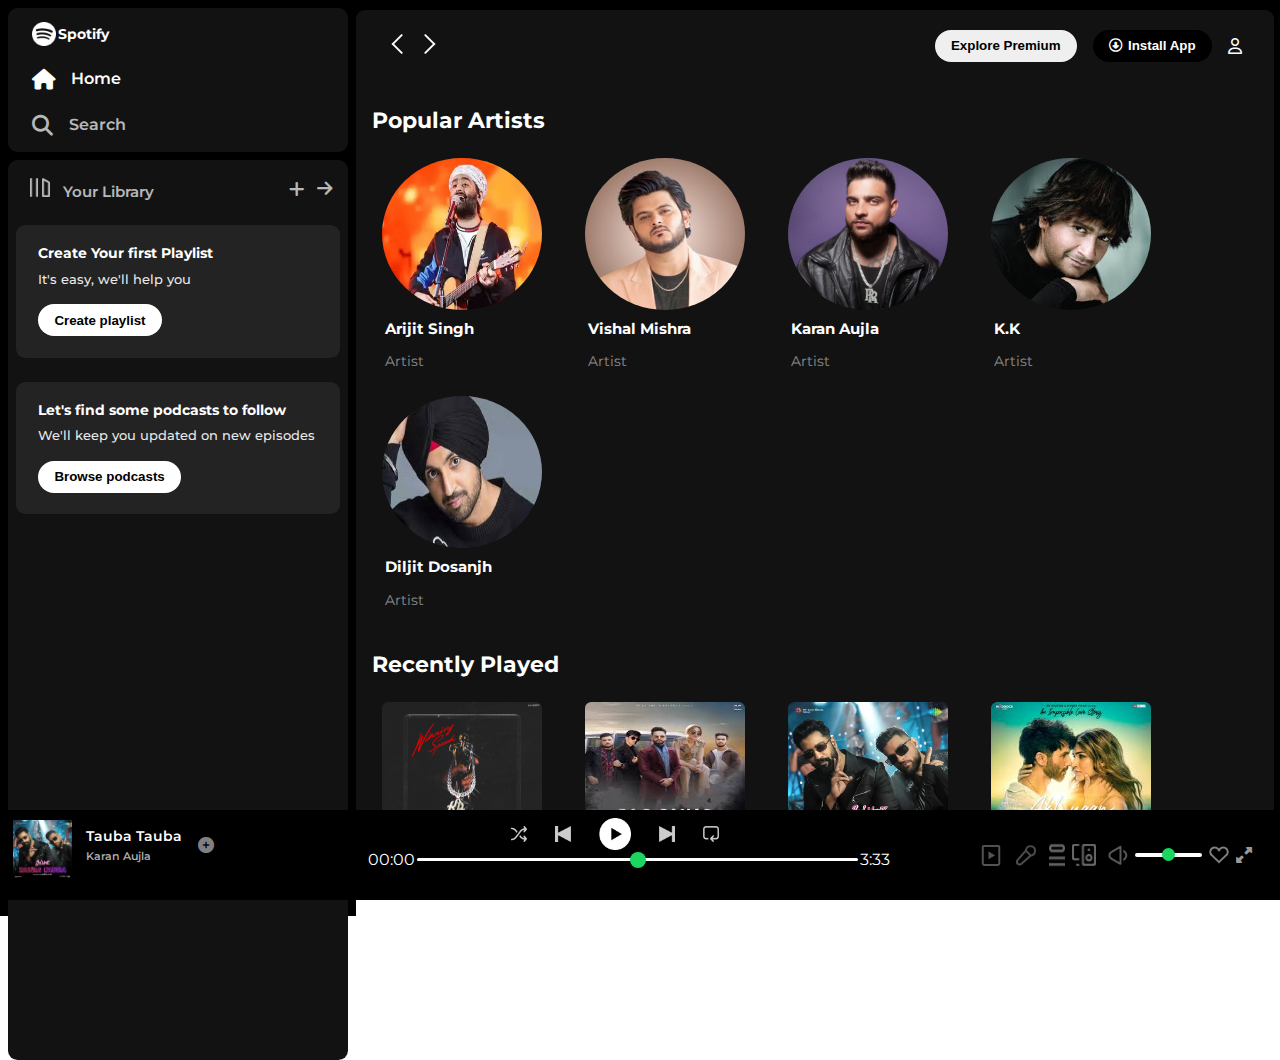
<file: index.html>
<!DOCTYPE html>
<html lang="en">

<head>
    <meta charset="UTF-8">
    <meta name="viewport" content="width=device-width, initial-scale=1.0">
    <title>Spotify-Web Player: Music for everyone</title>
    <link rel="stylesheet" href="https://cdnjs.cloudflare.com/ajax/libs/font-awesome/6.5.2/css/all.min.css">
    <link rel="preconnect" href="https://fonts.googleapis.com">
    <link rel="preconnect" href="https://fonts.gstatic.com" crossorigin>
    <link href="https://fonts.googleapis.com/css2?family=Montserrat:ital,wght@0,100..900;1,100..900&display=swap"
        rel="stylesheet">
    <link rel="shortcut icon" href="./IMAGES/logo.png" type="image/x-icon">
    <link rel="stylesheet" href="style.css">
</head>

<body>
    <div class="main">
        <div class="sidebar">
            <div class="first_box">
                <div class="name">
                    <a href="index.html"><img src="./IMAGES/spotify logo.webp" alt="Failed to load"></a>
                    <a href="index.html"><h1>Spotify</h1></a>
                </div>
                <div class="home" style="opacity: 1;">
                    <i class="fa-solid fa-house "></i>
                    <a href="index.html">Home</a>
                </div>
                <div class="home">

                    <i class="fa-solid fa-magnifying-glass"></i>
                    <a href="index2.html">Search</a>

                    </a>
                </div>

            </div>
            <div class="second_box">
                <div class="library">
                    <div class="lib-icon">
                        <img src="./IMAGES/library_icon.png" alt="Failed to Load">
                        <a href="#">Your Library</a>
                    </div>
                    <div class="icons">
                        <i class="fa-solid fa-plus"></i>
                        <i class="fa-solid fa-arrow-right"></i>
                    </div>
                </div>
                <div class="box1">
                    <p class="p1">Create Your first Playlist</p>
                    <p class="p2">It's easy, we'll help you</p>
                    <button>Create playlist</button>
                </div>
                <div class="box1">
                    <p class="p1">Let's find some podcasts to follow</p>
                    <p class="p2">We'll keep you updated on new episodes</p>
                    <button>Browse podcasts</button>
                </div>
            </div>
        </div>


        <div class="content">
            <div class="sticky_nav">
                <div class="sticky_nav_icons">
                    <img src="./IMAGES/backward_icon.png" alt="">
                    <img src="./IMAGES/forward_icon.png" alt="">
                </div>
                

                <div class="sticky_nav_buttons">
                    <button>Explore Premium</button>
                    <button class="dark">
                        <i class="fa-regular fa-circle-down"></i>Install App</button>
                    <i class="fa-regular fa-user user"></i>
                </div>
            </div>
            <div>
                <h2 class="title">Popular Artists</h2>
                <div class="card_container">
                    <div class="card">
                        <img src="./IMAGES/arijit singh.webp" alt="">
                        <p class="p1 p3">Arijit Singh</p>
                        <p class="p1 p4">Artist</p>
                    </div>
                    <div class="card">
                        <img src="./IMAGES/vishal mishra1.jpeg" alt="">
                        <p class="p1 p3">Vishal Mishra</p>
                        <p class="p1 p4">Artist</p>
                    </div>
                    <div class="card">
                        <img src="./IMAGES/karanaujila.jpg" alt="">
                        <p class="p1 p3">Karan Aujla</p>
                        <p class="p1 p4">Artist</p>
                    </div>
                    <div class="card">
                        <img src="./IMAGES/kk.jpeg" alt="">
                        <p class="p1 p3">K.K</p>
                        <p class="p1 p4">Artist</p>
                    </div>
                    <div class="card">
                        <img src="./IMAGES/diljit 2.jpeg" alt="">
                        <p class="p1 p3">Diljit Dosanjh</p>
                        <p class="p1 p4">Artist</p>
                    </div>


                </div>
            </div>
            <div>

                <h2 class="title">Recently Played</h2>
                <div class="card_container card-container2">
                    <div class="card">
                        <img src="./IMAGES/winning speech.jpeg" alt="">
                        <p class="p1 p3">Winning Speech</p>
                        <p class="p1 p4">Karan Aujla, Mxrci</p>
                    </div>
                    <div class="card">
                        <img src="./IMAGES/raosahab rollin.jpeg" alt="">
                        <p class="p1 p3">RaoSahab Rollin</p>
                        <p class="p1 p4">Vkey, Elvish Yadav</p>
                    </div>
                    <div class="card">
                        <img src="./IMAGES/tauba-tauba.webp" alt="">
                        <p class="p1 p3">Tauba Tauba</p>
                        <p class="p1 p4">Karan Aujla</p>
                    </div>
                    <div class="card">
                        <img src="./IMAGES/akhiyan gulaab.jpeg" alt="">
                        <p class="p1 p3">Akhiyaan Gulaab</p>
                        <p class="p1 p4">Mitraz</p>
                    </div>
                    <div class="card">
                        <img src="./IMAGES/nothing lasts.jpeg" alt="">
                        <p class="p1 p3">Nothing Lasts</p>
                        <p class="p1 p4">Karan Aujla, Divine</p>
                    </div>

                </div>
            </div>

            <div>
                <h2 class="title">Featured Charts</h2>
                <div class="card_container card-container2">
                    <div class="card">
                        <img src="./IMAGES/logo3.jpg" alt="">
                        <p class="p1 p3">Top Songs- USA</p>
                        <p class="p1 p4">Your weekly update of the most played...</p>
                    </div>
                    <div class="card">
                        <img src="./IMAGES/logo1.jpg" alt="">
                        <p class="p1 p3">Top Songs - USA</p>
                        <p class="p1 p4">Your weekly update of the most played...</p>
                    </div>
                    <div class="card">
                        <img src="./IMAGES/logo2.jpg" alt="">
                        <p class="p1 p3">Top 50 - Global</p>
                        <p class="p1 p4">Your daily update of the most played...</p>
                    </div>
                    <div class="card">
                        <img src="./IMAGES/LOGO5.jpg" alt="">
                        <p class="p1 p3">Top 50 - India</p>
                        <p class="p1 p4">Your weekly update of the most played...</p>
                    </div>
                    <div class="card">
                        <img src="./IMAGES/LOGO4.jpg" alt="">
                        <p class="p1 p3">Viral 50 - Global</p>
                        <p class="p1 p4">Your daily update of the most viral track...</p>
                    </div>

                </div>
            </div>
            <div>

                <h2 class="title">Trending Near You</h2>
                <div class="card_container card-container2">
                    <div class="card">
                        <img src="./IMAGES/winning speech.jpeg" alt="">
                        <p class="p1 p3">Winning Speech</p>
                        <p class="p1 p4">Karan Aujla, Mxrci</p>
                    </div>
                    <div class="card">
                        <img src="./IMAGES/taras.jpeg" alt="">
                        <p class="p1 p3">Taras</p>
                        <p class="p1 p4">Jasmine Sandlas</p>
                    </div>
                    <div class="card">
                        <img src="./IMAGES/khutti.jpeg" alt="">
                        <p class="p1 p3">Khutti</p>
                        <p class="p1 p4">Diljit Dosanjh</p>
                    </div>
                    <div class="card">
                        <img src="./IMAGES/illegal hathiyar.jpeg" alt="">
                        <p class="p1 p3">Illegal Hathiyar</p>
                        <p class="p1 p4">Elvish Yadav</p>
                    </div>
                    <div class="card">
                        <img src="./IMAGES/nothing lasts.jpeg" alt="">
                        <p class="p1 p3">Nothing Lasts</p>
                        <p class="p1 p4">Karan Aujla, Divine</p>
                    </div>

                </div>
            </div>
            <div>
                <div class="footer">
                    <div class="useful_links">
                        <div class="company">


                            <ul>
                                <p>Company</p>

                                <a href="#">About</a>
                                <a href="#">Jobs</a>
                                <a href="#">For the Record</a>

                            </ul>
                        </div>

                        <div class="company">


                            <ul>
                                <p>Communities</p>

                                <a href="#">For Artists</a>
                                <a href="#">Developers</a>
                                <a href="#">Advertising</a>
                                <a href="#">Inverstors</a>
                                <a href="#">Vendors</a>

                            </ul>
                        </div>

                        <div class="company">


                            <ul>
                                <p>Useful Links</p>

                                <a href="#">Support</a>
                                <a href="#">Free Mobile App</a>


                            </ul>
                        </div>
                        <div class="company">


                            <ul>
                                <p>Spotify Plans</p>

                                <a href="#">Premium Individual</a>
                                <a href="#">Premium Duo</a>
                                <a href="#">Premium Family</a>
                                <a href="#">Premium Student</a>
                                <a href="#">Spotify Free</a>

                            </ul>
                        </div>
                    </div>

                    <div class="social_media">
                        <i class="fa-brands fa-instagram"></i>
                        <i class="fa-brands fa-x-twitter"></i>
                        <i class="fa-brands fa-facebook"></i>
                    </div>
                </div>

                <div class="end">
                    <div class="line"></div>
                </div>

                <div class="last_line">
                    <p>&copy; 2024 Spotify AB</p>
                </div>

            </div>
        </div>

        <div class="player">
            <div class="song">
                <div class="song_img">
                    <img src="./IMAGES/tauba-tauba.webp" alt="">
                </div>
                <div class="song_info">
                    <p class="song_name">Tauba Tauba</p>
                    <p class="desc">Karan Aujla</p>
                </div>
                <div class="plus">
                    <i class="fa-solid fa-circle-plus"></i>
                </div>
            </div>

            <div class="playback">
                <div class="player_icons">
                    <img src="./IMAGES/player_icon1.png" alt="">
                    <img src="./IMAGES/player_icon2.png" alt="">
                    <img src="./IMAGES/player_icon3.png" alt=""
                    style="height: 2rem; width: 2rem; opacity: 1;">
                    <img src="./IMAGES/player_icon4.png" alt="">
                    <img src="./IMAGES/player_icon5.png" alt="">
    </div>
                <div class="playback_bar">
                    <span class="curr-time">00:00</span>
                    <input type="range"  min="0" max="100" step="1" class="progress-bar">
                    <span class="tot-time">3:33</span>
                </div>
            </div>
            <div class="controls">
                <img src="./IMAGES/controls_icon1.png" class="extra_icons1" alt="">
                <img src="./IMAGES/controld_icon2.png" class="extra_icons2" alt="">
                <img src="./IMAGES/controls_icon3.png" class="extra_icons3" alt="" style="opacity: 0.4;">
                <img src="./IMAGES/controls_icon4.png" class="extra_icons4" alt="" style="opacity: 0.4;">
                <img src="./IMAGES/controls_icon5.png" class="extra_icons5" alt="">
                <input type="range" min="0" max="100" step="1">
                <img src="./IMAGES/album_icon1.png"  class="extra_icons6" alt="">
                <i class="fa-solid fa-up-right-and-down-left-from-center"></i>
            </div>

        </div>
    </div>
</body>

</html>
</file>
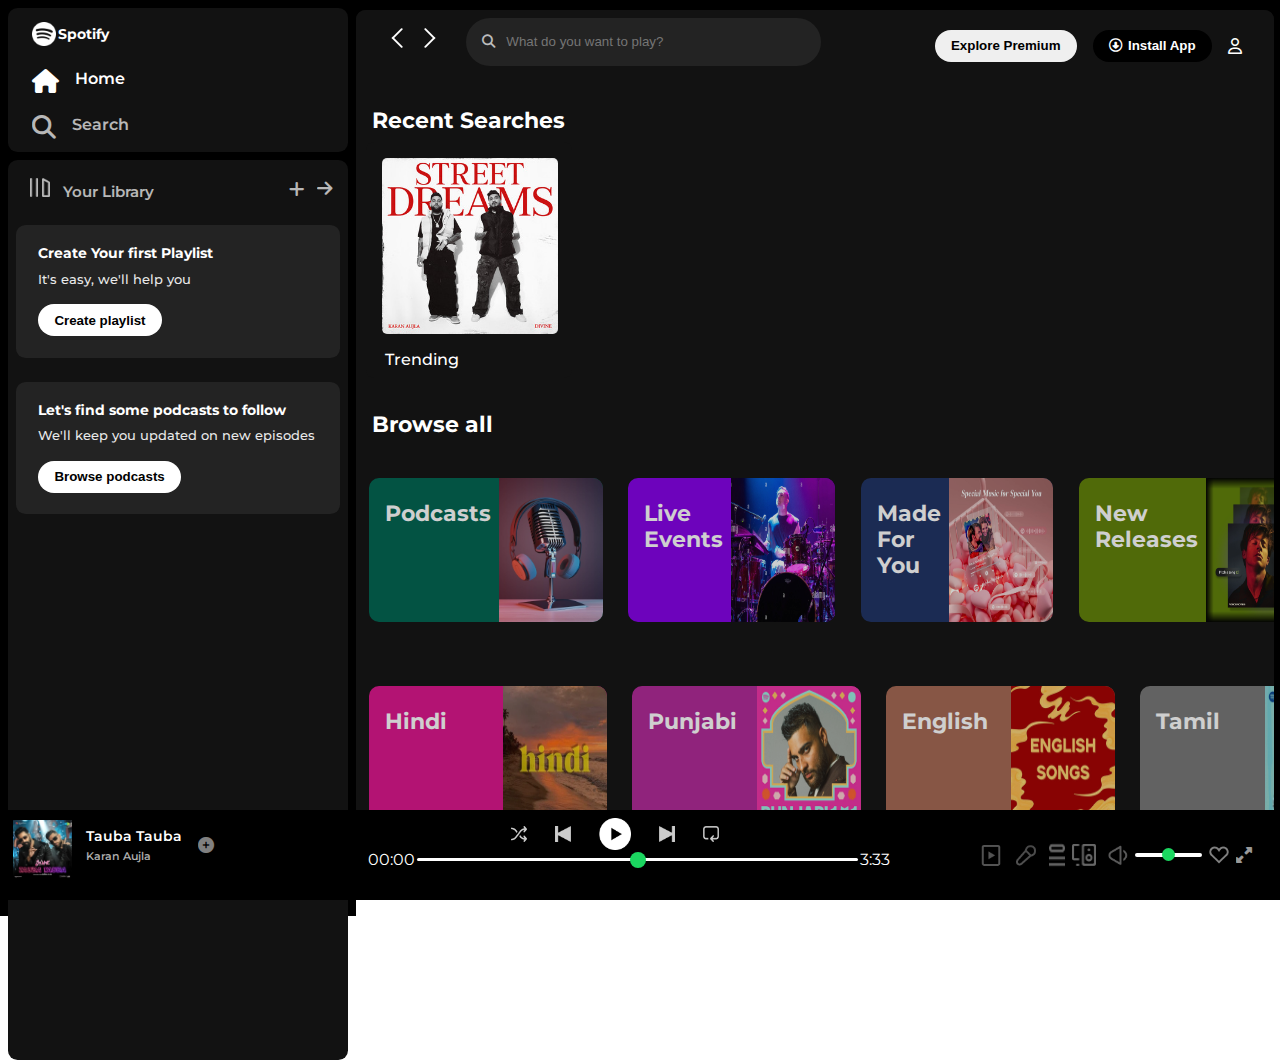
<file: index2.html>
<!DOCTYPE html>
<html lang="en">

<head>
    <meta charset="UTF-8">
    <meta name="viewport" content="width=device-width, initial-scale=1.0">
    <link rel="stylesheet" href="https://cdnjs.cloudflare.com/ajax/libs/font-awesome/6.5.2/css/all.min.css">
    <link rel="preconnect" href="https://fonts.googleapis.com">
    <link rel="preconnect" href="https://fonts.gstatic.com" crossorigin>
    <link href="https://fonts.googleapis.com/css2?family=Montserrat:ital,wght@0,100..900;1,100..900&display=swap"
        rel="stylesheet">
    <link rel="shortcut icon" href="./IMAGES/logo.png" type="image/x-icon">
    <link rel="stylesheet" href="style2.css">
    <title>Spotify- Search</title>
</head>

<body>
    <div class="main">
        <div class="sidebar">
            <div class="first_box">
                <div class="name">
                    <a href="index.html"><img src="./IMAGES/spotify logo.webp" alt="Failed to load"></a>
                    <a href="index.html">
                        <h1>Spotify</h1>
                    </a>
                </div>
                <div class="home" style="opacity: 1;">
                    <i class="fa-solid fa-house "></i>
                    <a href="index.html">Home</a>
                </div>
                <div class="home">

                    <i class="fa-solid fa-magnifying-glass"></i>
                    <a href="#">Search</a>

                    </a>
                </div>

            </div>
            <div class="second_box">
                <div class="library">
                    <div class="lib-icon">
                        <img src="./IMAGES/library_icon.png" alt="Failed to Load">
                        <a href="#">Your Library</a>
                    </div>
                    <div class="icons">
                        <i class="fa-solid fa-plus"></i>
                        <i class="fa-solid fa-arrow-right"></i>
                    </div>
                </div>
                <div class="box1">
                    <p class="p1">Create Your first Playlist</p>
                    <p class="p2">It's easy, we'll help you</p>
                    <button>Create playlist</button>
                </div>
                <div class="box1">
                    <p class="p1">Let's find some podcasts to follow</p>
                    <p class="p2">We'll keep you updated on new episodes</p>
                    <button>Browse podcasts</button>
                </div>
            </div>
        </div>

        <div class="content">
            <div class="sticky_nav">
                <div class="mysearch">
                    <div class="sticky_nav_icons">
                        <img src="./IMAGES/backward_icon.png" alt="">
                        <img src="./IMAGES/forward_icon.png" alt="">
                    </div>
                    <div class="search_song">

                        <button><i class="fa-solid fa-magnifying-glass"></i> </button><input type="search"
                            placeholder=" What do you want to play?">
                    </div>
                </div>

                <div class="sticky_nav_buttons">
                    <button>Explore Premium</button>
                    <button class="dark">
                        <i class="fa-regular fa-circle-down"></i>Install App</button>
                    <i class="fa-regular fa-user user"></i>
                </div>
            </div>

            <div>
                <h3 class="title">Recent Searches</h3>
                <div class="card_container">
                    <div class="card">
                        <img src="./IMAGES/nothing lasts.jpeg" alt="">
                        <p>Trending</p>
                    </div>
                </div>

            </div>
            <div class="browse">
                <h3 class="title">Browse all</h3>
                <div class="all_cards">
                    <div class="browse_card podcast" style="background-color:#006450 ; ">
                        <p class="cards_text">Podcasts</p><img src="./IMAGES/podcasts.jpg" alt="">

                    </div>
                    <div class="browse_card podcast" style="background-color:#8400e7 ; ">
                        <p class="cards_text">Live Events</p><img src="./IMAGES/live events.jpg" alt="">
                        
                    </div>
                    <div class="browse_card podcast" style="background-color:#1e3264 ; ">
                        <p class="cards_text">Made For You</p>
                        <img src="./IMAGES/made for you.jpg" alt="">
                        
                    </div>
                    <div class="browse_card podcast" style="background-color:#608108 ; ">
                        <p class="cards_text">New Releases</p>
                        <img src="./IMAGES/new releases.png" alt="">
                        
                    </div>
                </div>

                <div class="all_cards">
                    <div class="browse_card podcast img_size2" style="background-color:#dc148c ; ">
                        <p class="cards_text">Hindi</p><img src="./IMAGES/hindi.webp" alt="">
                        
                    </div>
                    <div class="browse_card podcast img_size4 " style="background-color:#b02897 ; ">
                        <p class="cards_text">Punjabi</p><img src="./IMAGES/punjabi.jpeg" alt="">
                        
                    </div>
                    <div class="browse_card podcast img_size5" style="background-color:#a56752 ; ">
                        <p class="cards_text">English</p><img src="./IMAGES/english.jpeg" alt="">
                        
                    </div>
                    <div class="browse_card podcast img_size6" style="background-color:#777777 ;">
                        <p class="cards_text">Tamil</p>
                        <img src="./IMAGES/tamil.jpeg" alt="">
                        
                    </div>
                </div>


                <div class="all_cards">
                    <div class="browse_card podcast" style="background-color:#0d73ec ; ">
                        <p class="cards_text">Trending</p>
                        <img src="./IMAGES/trending.webp" alt="">
                        
                    </div>
                    <div class="browse_card podcast img_size1" style="background-color:#8e66ac  ; ">
                        <p class="cards_text">Romantic</p>
                        <img src="./IMAGES/love.jpeg" alt="">
                        
                    </div>
                    <div class="browse_card podcast img_size2" style="background-color:#e13300 ; ">
                        <p class="cards_text">Chill</p>
                        <img src="./IMAGES/chill.jpeg" alt="">
                        
                    </div>
                    <div class="browse_card podcast  img_size3" style="background-color:#777777 ; ">
                        <p class="cards_text">Sad</p>
                        <img src="./IMAGES/sad.jpeg" alt="">
                        
                    </div>
                </div>






            </div>



            <div>
                <div class="footer">
                    <div class="useful_links">
                        <div class="company">


                            <ul>
                                <p>Company</p>

                                <a href="#">About</a>
                                <a href="#">Jobs</a>
                                <a href="#">For the Record</a>

                            </ul>
                        </div>

                        <div class="company">


                            <ul>
                                <p>Communities</p>

                                <a href="#">For Artists</a>
                                <a href="#">Developers</a>
                                <a href="#">Advertising</a>
                                <a href="#">Inverstors</a>
                                <a href="#">Vendors</a>

                            </ul>
                        </div>

                        <div class="company">


                            <ul>
                                <p>Useful Links</p>

                                <a href="#">Support</a>
                                <a href="#">Free Mobile App</a>


                            </ul>
                        </div>
                        <div class="company">


                            <ul>
                                <p>Spotify Plans</p>

                                <a href="#">Premium Individual</a>
                                <a href="#">Premium Duo</a>
                                <a href="#">Premium Family</a>
                                <a href="#">Premium Student</a>
                                <a href="#">Spotify Free</a>

                            </ul>
                        </div>
                    </div>

                    <div class="social_media">
                        <i class="fa-brands fa-instagram"></i>
                        <i class="fa-brands fa-x-twitter"></i>
                        <i class="fa-brands fa-facebook"></i>
                    </div>
                </div>

                <div class="end">
                    <div class="line"></div>
                </div>

                <div class="last_line">
                    <p>&copy; 2024 Spotify AB</p>
                </div>

            </div>
        </div>

        <div class="player">
            <div class="song">
                <div class="song_img">
                    <img src="./IMAGES/tauba-tauba.webp" alt="">
                </div>
                <div class="song_info">
                    <p class="song_name">Tauba Tauba</p>
                    <p class="desc">Karan Aujla</p>
                </div>
                <div class="plus">
                    <i class="fa-solid fa-circle-plus"></i>
                </div>
            </div>

            <div class="playback">
                <div class="player_icons">
                    <img src="./IMAGES/player_icon1.png" alt="">
                    <img src="./IMAGES/player_icon2.png" alt="">
                    <img src="./IMAGES/player_icon3.png" alt="" style="height: 2rem; width: 2rem; opacity: 1;">
                    <img src="./IMAGES/player_icon4.png" alt="">
                    <img src="./IMAGES/player_icon5.png" alt="">
                </div>
                <div class="playback_bar">
                    <span class="curr-time">00:00</span>
                    <input type="range" min="0" max="100" step="1" class="progress-bar">
                    <span class="tot-time">3:33</span>
                </div>
            </div>
            <div class="controls">
                <img src="./IMAGES/controls_icon1.png" class="extra_icons1" alt="">
                <img src="./IMAGES/controld_icon2.png" class="extra_icons2" alt="">
                <img src="./IMAGES/controls_icon3.png" class="extra_icons3" alt="" style="opacity: 0.4;">
                <img src="./IMAGES/controls_icon4.png" class="extra_icons4" alt="" style="opacity: 0.4;">
                <img src="./IMAGES/controls_icon5.png" class="extra_icons5" alt="">
                <input type="range" min="0" max="100" step="1">
                <img src="./IMAGES/album_icon1.png" class="extra_icons6" alt="">
                <i class="fa-solid fa-up-right-and-down-left-from-center"></i>
            </div>

        </div>


    </div>
</body>

</html>
</file>
<file: style.css>
body{
    margin: 0;
    padding: 0;
    overflow: hidden;
    font-family: "Montserrat", sans-serif;
    color: white;

    

}
.main{
    display: flex;
    background-color: black;
    height: 100vh;
    width: 100%;
    
}
.sidebar{
    height: 100vh;
    width: 340px;
    background-color: black;
    padding: 0.5rem 0.5rem;
    
    
}
.first_box{
    height: 9rem;
    background-color: #121212;
    border-radius: 0.6rem;
    padding-left: 1.5rem;
    
}
.name img{
    height: 1.5rem;
    width: 1.5rem;
    position: relative;
    vertical-align: middle;
    padding-right: 0.1rem;
    
    
}
.name h1{
    
    font-size: 0.9rem;
    font-weight: 700;
}
.name{
    display: flex;
    flex-direction: row;
    align-items: center;
    line-height: 1;
    padding-top: 0.6rem;
    padding-bottom: 0.7rem;
    cursor: pointer;
}

.home{
        display: flex;
        flex-direction: row;
        padding-top: 0.4rem;
        opacity: 0.7;
}
a{
    text-decoration: none;
    color: white;
}
.home a{
    
    padding-bottom: 1.3rem;
    font-weight: 600;
    
}

.home i{
    font-size: 1.3rem;
    padding-right: 1rem;
}
.home a:hover{
    text-decoration: underline;
}

.home:hover{
    opacity: 1;
}
.second_box{
    height: 100%;
    background-color: #121212;
    border-radius: 0.6rem;
    margin-top: 0.5rem;
}
.library{
    display: flex;
    flex-direction: row;
    justify-content: space-between;
    padding-top: 1.1rem;
    align-items: center;
    
}
.lib-icon img{
    height: 1.2rem;
    width: 1.2rem;
    padding-left: 1.4rem;
    padding-right: 0.6rem;
}
.lib-icon{
    font-size: 0.95rem;
    font-weight: 600;
    opacity: 0.7;
    transition: opacity 0.2s ease-out ;
}
.lib-icon:hover{
    opacity: 1;
}
.icons {
    padding-right: 1rem;

}
.icons i{
    font-size: 1.1rem;
    opacity: 0.7;
    padding-left: 0.5rem;
    
}
.icons i:hover{
       cursor: pointer;    
}

.box1{
    height:8rem ;
    background-color: #232323;
    margin-top: 1.5rem;
    border-radius: 0.6rem;
    margin-left: 0.5rem;
    margin-right: 0.5rem;
    padding-top: 0.3rem;
    padding-left: 1.4rem;
}
.p1{
    font-size: 0.9rem;
    font-weight: 700;
    ;
}
.p2{
    margin-top: -0.3rem;
    font-size: 0.8rem;
    font-weight: 500;
    opacity: 0.9;
}
.box1 button{
    border: none;
    border-radius: 100px;
    background-color: white;
    padding:0.25rem 1rem;
    margin-top: 0.3rem;
    
    height: 2rem;
    
    font-weight: 700;
}
.box1 button:hover{
    cursor: pointer;
}

.content{
    height: auto;
    width: 100%;
    flex: 1;   
    background-color: #121212;
    margin-top: 0.6rem;
    border-radius: 0.6rem;
    margin-right: 0.4rem;
    overflow: auto;
    margin-bottom: 4rem;

    
}
.sticky_nav{
    height: 4rem;
    background-color: #121212;
    display: flex;
    align-items: center;
    justify-content: space-between;
    position: sticky;
    top: 0;
    /* box-shadow: 10px 10px 20px 300px #1d1d1d; */
    z-index: 10;
    
}
.sticky_nav_icons{
    margin-top: 0.5rem;
    margin-left: 1.5rem;
}
.sticky_nav_icons img{
    margin-left: 0.3rem;
}
.sticky_nav_icons img:hover{
    cursor: pointer;
}
.player{
    bottom: 0px;
    position: fixed;
    height:10%;
    width:100%;
    background-color: black;

}
.sticky_nav_buttons button{
    border: none;
    border-radius: 100px;
    
    padding:0.25rem 1rem;
    margin-top: 0.5rem;
    
    height: 2rem;
    
    font-weight: 700;

}
.dark{
    background-color: #000;
    color: white;
    margin-left: 1rem;
    margin-right: 1rem;
}
.dark i{
    padding-right: 0.4rem;
}
.user{
    margin-top: 0.5rem;
    margin-right: 2rem;
}

.sticky_nav_buttons{
    display: flex;
    justify-content: center;
    align-items: center;
    
}
.sticky_nav_buttons button:hover{
    cursor: pointer;
}
.sticky_nav_buttons i:hover{
    cursor: pointer;
}
.title{
    font-size: 1.4rem;
    margin-top: 2rem;
    margin-left: 1rem;
    margin-bottom: 0.5rem;
}
.title:hover{
    cursor: pointer;
    text-decoration: underline;
}
.card_container{
    display: flex;
    flex-direction: row;
    flex-wrap: wrap;
    width: 100%;
    background-color: #121212;
    height: 15%;
    margin-top: 0.5rem;
}
.card{
    display: flex;
    flex-direction: column;
    width: 11.7rem;
    background-color: #121212;
    
    margin-left: 0.6rem;
    border-radius: 0.5rem;
    padding: 0.2rem;
}
.card:hover{
    background-color: 
    #19191b;
    cursor: pointer;
}
.card img{
    margin-top: 0.8rem;
    margin-bottom: 0rem;
    width: 10rem;
    height: 9.5rem;
    border-radius:50%;
    margin-left: 0.8rem;
}
.card p{
    margin-left: 1rem;
    margin-bottom: 0.4rem;
}
.p3{
    font-size: 0.95rem;
    line-height: 0.5;
    
}
.p4{
    /* padding-top: 0rem; */
    line-height: 1.2;
    /* margin-top: 0.5rem; */
    opacity: 0.5;
    font-weight: 400;
}


.card-container2 img{
    border-radius: 0.4rem;
    margin-right: 0.8rem ;
}
.footer{
    margin-top: 3rem;
    display: flex;
    flex-wrap: wrap;
    
    
}
.company{
    display: flex;
    flex-direction: column;
    flex-wrap: wrap;
    vertical-align: center;
}
.footer p{
    
    font-weight: 700;
    font-size: 1rem;
    margin-bottom: 0;
}
.company ul{
    display: flex;
    flex-direction: column;
    margin-left: 0;

}
.company a{
    margin-top: 0.5rem;
    opacity: 0.6;
    font-size: 0.9rem;
}
.company a:hover{
    cursor: pointer;
    text-decoration: underline;
    opacity: 1;
}
.useful_links{
    display: flex;
    flex-wrap: wrap;
}
.company{
    margin-right: 1.8rem;
}
.social_media i{
    font-size: 1.2rem;
    margin-top: 2.5rem;
    margin-right: 2.5rem;
    opacity: 0.8;
    ;
    border-radius: 100%;
}
.social_media{
    margin-left: 3rem;
}
.social_media i:hover{
    cursor: pointer;
    opacity: 1;
    
}
.end{
    display: flex;
    align-items: center;
    justify-content: center;
}
.line{
    margin-top: 2rem;
    width: 93%;
    height: 20%;
    border: 1px #464545 solid ;
    opacity:0.4 
    
}
.last_line{
    height: 30%;
    opacity: 0.7;
    font-size: 0.8rem;
    padding-top: 1.8rem;
    padding-left: 2rem;
    padding-bottom: 3rem;
    margin-bottom: 3rem;
}
.player{
    display: flex;
}
.song{
    display: flex;
    width: 25%;

}
.song_img img{
    width: 3.7rem;
    height: 3.7rem;
    padding-top: 0.6rem;
    padding-left: 0.8rem;
}

.song_name{
    font-size: 0.9rem;
    margin-top: 0;
    padding-top: 1.3rem;
    padding-left: 0.9rem;
    line-height: 0.7;
    font-weight: 600;
    
}
.desc{
    font-size: 0.7rem;
    margin-top: 0;
    /* padding-top:0.4rem; */
    padding-left: 0.9rem;
    opacity: 0.7;
    line-height: 0.2;
    font-weight: 550;
    
}
.song_name:hover,.desc:hover{
    opacity: 1;
    text-decoration: underline;
    cursor: pointer;
}
.plus{
    opacity: 0.5;
    padding-top: 1.6rem;
    padding-left: 1rem;
}
.plus:hover{
    opacity: 1;
    cursor: pointer;
}

.player_icons img{
    height: 1rem;
    width: 1rem;
    margin-top: 0.5rem;
    margin-right: 1.75rem;
    opacity: 0.8;
    cursor: pointer;
}
.player_icons img:hover{
    opacity: 1;
}
.player_icons{
    
    display: flex;
    justify-content: center;
    align-items: center;
    
    
}
.playback{
    
    
    width: 50%;
}

.playback_bar{
    display: flex;
    justify-content: center;
    align-items: center;
    
}
.progress-bar{
    width: 70%;
    cursor: pointer;;
    appearance: none;
    background-color: transparent;
}
.progress-bar::-webkit-slider-runnable-track{
    background-color: white;
    height: 0.2rem;
    border-radius: 100px;
}
.progress-bar::-webkit-slider-thumb{
    appearance: none;
    height: 1rem;
    width: 1rem;
    background-color: #1bd760;
    border-radius:100%;
    margin-top: -6px;
}
.controls{
    width: 25%;
    width: fit-content;

    /* background-color: red; */
}
.controls {
    display: flex;
    justify-content: center;
    align-items: center;

}
.extra_icons1{
    height: 3rem;
    width: 2rem;
    margin-top: 1rem;
    padding-top: 1rem;
    
}
.extra_icons2{
    height: 3rem;
    
    width: 2rem;
}
.extra_icons3{
    height: 2rem;
    width: 1.5rem;
    opacity: 0.7;
}
.extra_icons4{
    height: 1.4rem;
    opacity: 0.6;
    width: 1.5rem;
}
.extra_icons5{
    height: 3rem;
    width: 2rem;
}
.controls img{
    opacity: 0.5;
    padding-top: 0;
    margin-top: 0;
    padding-left: 0.2rem;

}
.controls i{
    opacity: 0.5;
}
.controls img:hover{
    opacity: 1;
    cursor: pointer;
}
.extra_icons1:hover{
    opacity:2 ;
}
.controls i:hover{
    opacity: 1;
    cursor: pointer;
}
.extra_icons6{
    opacity: 0.8;

}
.controls i{
    opacity: 0.6;
    padding-left: 0.3rem;
}
.controls input{
    width: 20%;
    appearance: none;
    cursor: pointer;
    background-color: transparent;
    margin-left: 0.2rem;
    
}
.controls input::-webkit-slider-runnable-track{
    width: 10%;
    background-color: white;
    height: 0.2rem;
    border-radius: 100px;
}
.controls input::-webkit-slider-thumb{
    appearance: none ;
    height: 0.8rem;
    width: 0.8rem;
    background-color: #1bd760;
    border-radius: 100%;
    margin-top: -5px;
}
</file>
<file: style2.css>
body{
    margin: 0;
    padding: 0;
    overflow: hidden;
    font-family: "Montserrat", sans-serif;
    color: white;

    

}
.main{
    display: flex;
    background-color: black;
    height: 100vh;
    width: 100%;
    
}
.sidebar{
    height: 100vh;
    width: 340px;
    background-color: black;
    padding: 0.5rem 0.5rem;
    
    
}
.first_box{
    height: 9rem;
    background-color: #121212;
    border-radius: 0.6rem;
    padding-left: 1.5rem;
    
}
.name img{
    height: 1.5rem;
    width: 1.5rem;
    position: relative;
    vertical-align: middle;
    padding-right: 0.1rem;
    
    
}
.name h1{
    
    font-size: 0.9rem;
    font-weight: 700;
}
.name{
    display: flex;
    flex-direction: row;
    align-items: center;
    line-height: 1;
    padding-top: 0.6rem;
    padding-bottom: 0.7rem;
    cursor: pointer;
}
.home{
        display: flex;
        flex-direction: row;
        padding-top: 0.4rem;
        opacity: 0.7;
}
a{
    text-decoration: none;
    color: white;
}
.home a{
    
    padding-bottom: 1.3rem;
    font-weight: 600;
    
}

.home i{
    
    font-size: 1.5rem;
    padding-right: 1rem;
}
.home a:hover{
    text-decoration: underline;
}

.home:hover{
    opacity: 1;
}
.second_box{
    height: 100%;
    background-color: #121212;
    border-radius: 0.6rem;
    margin-top: 0.5rem;
}
.library{
    display: flex;
    flex-direction: row;
    justify-content: space-between;
    padding-top: 1.1rem;
    align-items: center;
    
}
.lib-icon img{
    height: 1.2rem;
    width: 1.2rem;
    padding-left: 1.4rem;
    padding-right: 0.6rem;
}
.lib-icon{
    font-size: 0.95rem;
    font-weight: 600;
    opacity: 0.7;
    transition: opacity 0.2s ease-out ;
}
.lib-icon:hover{
    opacity: 1;
}
.icons {
    padding-right: 1rem;

}
.icons i{
    font-size: 1.1rem;
    opacity: 0.7;
    padding-left: 0.5rem;
    
}
.icons i:hover{
       cursor: pointer;    
}

.box1{
    height:8rem ;
    background-color: #232323;
    margin-top: 1.5rem;
    border-radius: 0.6rem;
    margin-left: 0.5rem;
    margin-right: 0.5rem;
    padding-top: 0.3rem;
    padding-left: 1.4rem;
}
.p1{
    font-size: 0.9rem;
    font-weight: 700;
    ;
}
.p2{
    margin-top: -0.3rem;
    font-size: 0.8rem;
    font-weight: 500;
    opacity: 0.9;
}
.box1 button{
    border: none;
    border-radius: 100px;
    background-color: white;
    padding:0.25rem 1rem;
    margin-top: 0.3rem;
    
    height: 2rem;
    
    font-weight: 700;
}
.box1 button:hover{
    cursor: pointer;
}

.content{
    height: auto;
    width: 100%;
    
    flex: 1;   
    background-color: #121212;
    margin-top: 0.6rem;
    border-radius: 0.6rem;
    margin-right: 0.4rem;
    overflow: auto;
    margin-bottom: 4rem;

    
}
.sticky_nav{
    height: 4rem;
    background-color: #121212;
    display: flex;
    align-items: center;
    justify-content: space-between;
    position: sticky;
    top: 0;
    /* box-shadow: 10px 10px 20px 300px #1d1d1d; */
    z-index: 10;
    
}
.sticky_nav_icons{
    margin-top: 0.5rem;
    margin-left: 1.5rem;
}
.sticky_nav_icons img{
    margin-left: 0.3rem;
}
.sticky_nav_icons img:hover{
    cursor: pointer;
}
.mysearch{
    display: flex;
}
.search_song{
    margin-left: 1.5rem;
}
.search_song button{
    padding-left: 1rem;
    height: 3rem;
    background-color: #232323;
    border: none;
    color: white;
    border-top-left-radius: 100px;
   border-bottom-left-radius: 100px;
    
}
.search_song button:hover{
    cursor: pointer;
}
.search_song button:hover{
    border: 2px solid white;
}
.search_song input:hover{
    border: 2px solid white;
}
.search_song i{
    opacity: 0.7;
}
.search_song input{ 
    height: 3rem;
    width: 20rem;
    color: white;
   background-color: #232323;
    /* font-size: 2.5rem; */
    border: none;
   border-top-right-radius: 100px;
   border-bottom-right-radius: 100px;
    
}
.player{
    bottom: 0px;
    position: fixed;
    height:10%;
    width:100%;
    background-color: black;

}
.sticky_nav_buttons button{
    border: none;
    border-radius: 100px;
    
    padding:0.25rem 1rem;
    margin-top: 0.5rem;
    
    height: 2rem;
    
    font-weight: 700;

}
.dark{
    background-color: #000;
    color: white;
    margin-left: 1rem;
    margin-right: 1rem;
}
.dark i{
    padding-right: 0.4rem;
}
.user{
    margin-top: 0.5rem;
    margin-right: 2rem;
}

.sticky_nav_buttons{
    display: flex;
    justify-content: center;
    align-items: center;
    
}
.sticky_nav_buttons button:hover{
    cursor: pointer;
}
.sticky_nav_buttons i:hover{
    cursor: pointer;
}

.title{
    font-size: 1.4rem;
    margin-top: 2rem;
    margin-left: 1rem;
    margin-bottom: 0.5rem;
}
.title:hover{
    cursor: pointer;
    text-decoration: underline;
}
.card_container{
    display: flex;
    flex-direction: row;
    flex-wrap: wrap;
    width: 100%;
    background-color: #121212;
    height: 15%;
    margin-top: 0.5rem;
}

.card:hover{
    background-color: 
    #19191b;
    cursor: pointer;
}
.card img{
    margin-top: 0.8rem;
    margin-bottom: 0rem;
    width: 11rem;
    height: 11rem;
    border-radius:5px;
    margin-left: 0.8rem;
}
.card{
    display: flex;
    flex-direction: column;
    width: 12.5rem;
    background-color: #121212;
    
    margin-left: 0.6rem;
    border-radius: 0.5rem;
    padding: 0.2rem;
}
.card p{
    margin-left: 1rem;
    margin-bottom: 0.4rem;
    font-weight: 500;
}
.p3{
    font-size: 0.95rem;
    line-height: 0.5;
    
}
.p4{
    /* padding-top: 0rem; */
    line-height: 1.2;
    /* margin-top: 0.5rem; */
    opacity: 0.5;
    font-weight: 400;
}
.all_cards{
    display: flex;
}
.browse_card:hover{
    cursor: pointer;
}

.browse_card{
    height: 9rem;
    width: 17rem;
    margin-bottom: 2rem;
    border-radius: 10px;
    margin-left: 0.8rem;
    margin-right: 0.8rem;
    margin-top: 2rem;
}






.footer{
    margin-top: 3rem;
    display: flex;
    flex-wrap: wrap;
    
    
}
.company{
    display: flex;
    flex-direction: column;
    flex-wrap: wrap;
    vertical-align: center;
}
.footer p{
    
    font-weight: 700;
    font-size: 1rem;
    margin-bottom: 0;
}
.company ul{
    display: flex;
    flex-direction: column;
    margin-left: 0;

}
.company a{
    margin-top: 0.5rem;
    opacity: 0.6;
    font-size: 0.9rem;
}
.company a:hover{
    cursor: pointer;
    text-decoration: underline;
    opacity: 1;
}
.useful_links{
    display: flex;
    flex-wrap: wrap;
}
.company{
    margin-right: 1.8rem;
}
.social_media i{
    font-size: 1.2rem;
    margin-top: 2.5rem;
    margin-right: 2.5rem;
    opacity: 0.8;
    ;
    border-radius: 100%;
}
.social_media{
    margin-left: 3rem;
}
.social_media i:hover{
    cursor: pointer;
    opacity: 1;
    
}
.end{
    display: flex;
    align-items: center;
    justify-content: center;
}
.line{
    margin-top: 2rem;
    width: 93%;
    height: 20%;
    border: 1px #464545 solid ;
    opacity:0.4 
    
}
.last_line{
    height: 30%;
    opacity: 0.7;
    font-size: 0.8rem;
    padding-top: 1.8rem;
    padding-left: 2rem;
    padding-bottom: 3rem;
    margin-bottom: 3rem;
}


.cards_text{
    font-size: 1.35rem;
    font-weight: 700;
    padding-left: 1rem;
}
.podcast{
    display: flex;
}
.podcast img{
    height: 9rem;
    padding-left: 0.5rem;
    padding-right: 0;
    width: 6.5rem;
    border-top-right-radius:10px ;
    border-bottom-right-radius: 10px;
}
.img_size1 img{
    padding-left: 0rem;
}
.img_size2 img{
    padding-left: 3.5rem;
}
.img_size3 img{
    padding-left: 4.2rem;
}

.img_size4 img{
    padding-left: 1.2rem;
}
.img_size5 img{
    padding-left: 1.4rem;
}
.img_size6 img{
    padding-left: 2.8rem;
}
.browse_card{
    opacity: 0.8;
}
.browse_card:hover{
    opacity: 1;
    
}















































.player{
    display: flex;
}
.song{
    display: flex;
    width: 25%;

}
.song_img img{
    width: 3.7rem;
    height: 3.7rem;
    padding-top: 0.6rem;
    padding-left: 0.8rem;
}

.song_name{
    font-size: 0.9rem;
    margin-top: 0;
    padding-top: 1.3rem;
    padding-left: 0.9rem;
    line-height: 0.7;
    font-weight: 600;
    
}
.desc{
    font-size: 0.7rem;
    margin-top: 0;
    /* padding-top:0.4rem; */
    padding-left: 0.9rem;
    opacity: 0.7;
    line-height: 0.2;
    font-weight: 550;
    
}
.song_name:hover,.desc:hover{
    opacity: 1;
    text-decoration: underline;
    cursor: pointer;
}
.plus{
    opacity: 0.5;
    padding-top: 1.6rem;
    padding-left: 1rem;
}
.plus:hover{
    opacity: 1;
    cursor: pointer;
}

.player_icons img{
    height: 1rem;
    width: 1rem;
    margin-top: 0.5rem;
    margin-right: 1.75rem;
    opacity: 0.8;
    cursor: pointer;
}
.player_icons img:hover{
    opacity: 1;
}
.player_icons{
    
    display: flex;
    justify-content: center;
    align-items: center;
    
    
}
.playback{
    
    
    width: 50%;
}

.playback_bar{
    display: flex;
    justify-content: center;
    align-items: center;
    
}
.progress-bar{
    width: 70%;
    cursor: pointer;;
    appearance: none;
    background-color: transparent;
}
.progress-bar::-webkit-slider-runnable-track{
    background-color: white;
    height: 0.2rem;
    border-radius: 100px;
}
.progress-bar::-webkit-slider-thumb{
    appearance: none;
    height: 1rem;
    width: 1rem;
    background-color: #1bd760;
    border-radius:100%;
    margin-top: -6px;
}
.controls{
    width: 25%;
    width: fit-content;

    /* background-color: red; */
}
.controls {
    display: flex;
    justify-content: center;
    align-items: center;

}
.extra_icons1{
    height: 3rem;
    width: 2rem;
    margin-top: 1rem;
    padding-top: 1rem;
    
}
.extra_icons2{
    height: 3rem;
    
    width: 2rem;
}
.extra_icons3{
    height: 2rem;
    width: 1.5rem;
    opacity: 0.7;
}
.extra_icons4{
    height: 1.4rem;
    opacity: 0.6;
    width: 1.5rem;
}
.extra_icons5{
    height: 3rem;
    width: 2rem;
}
.controls img{
    opacity: 0.5;
    padding-top: 0;
    margin-top: 0;
    padding-left: 0.2rem;

}
.controls i{
    opacity: 0.5;
}
.controls img:hover{
    opacity: 1;
    cursor: pointer;
}
.extra_icons1:hover{
    opacity:2 ;
}
.controls i:hover{
    opacity: 1;
    cursor: pointer;
}
.extra_icons6{
    opacity: 0.8;

}
.controls i{
    opacity: 0.6;
    padding-left: 0.3rem;
}
.controls input{
    width: 20%;
    appearance: none;
    cursor: pointer;
    background-color: transparent;
    margin-left: 0.2rem;
    
}
.controls input::-webkit-slider-runnable-track{
    width: 10%;
    background-color: white;
    height: 0.2rem;
    border-radius: 100px;
}
.controls input::-webkit-slider-thumb{
    appearance: none ;
    height: 0.8rem;
    width: 0.8rem;
    background-color: #1bd760;
    border-radius: 100%;
    margin-top: -5px;
}
</file>
